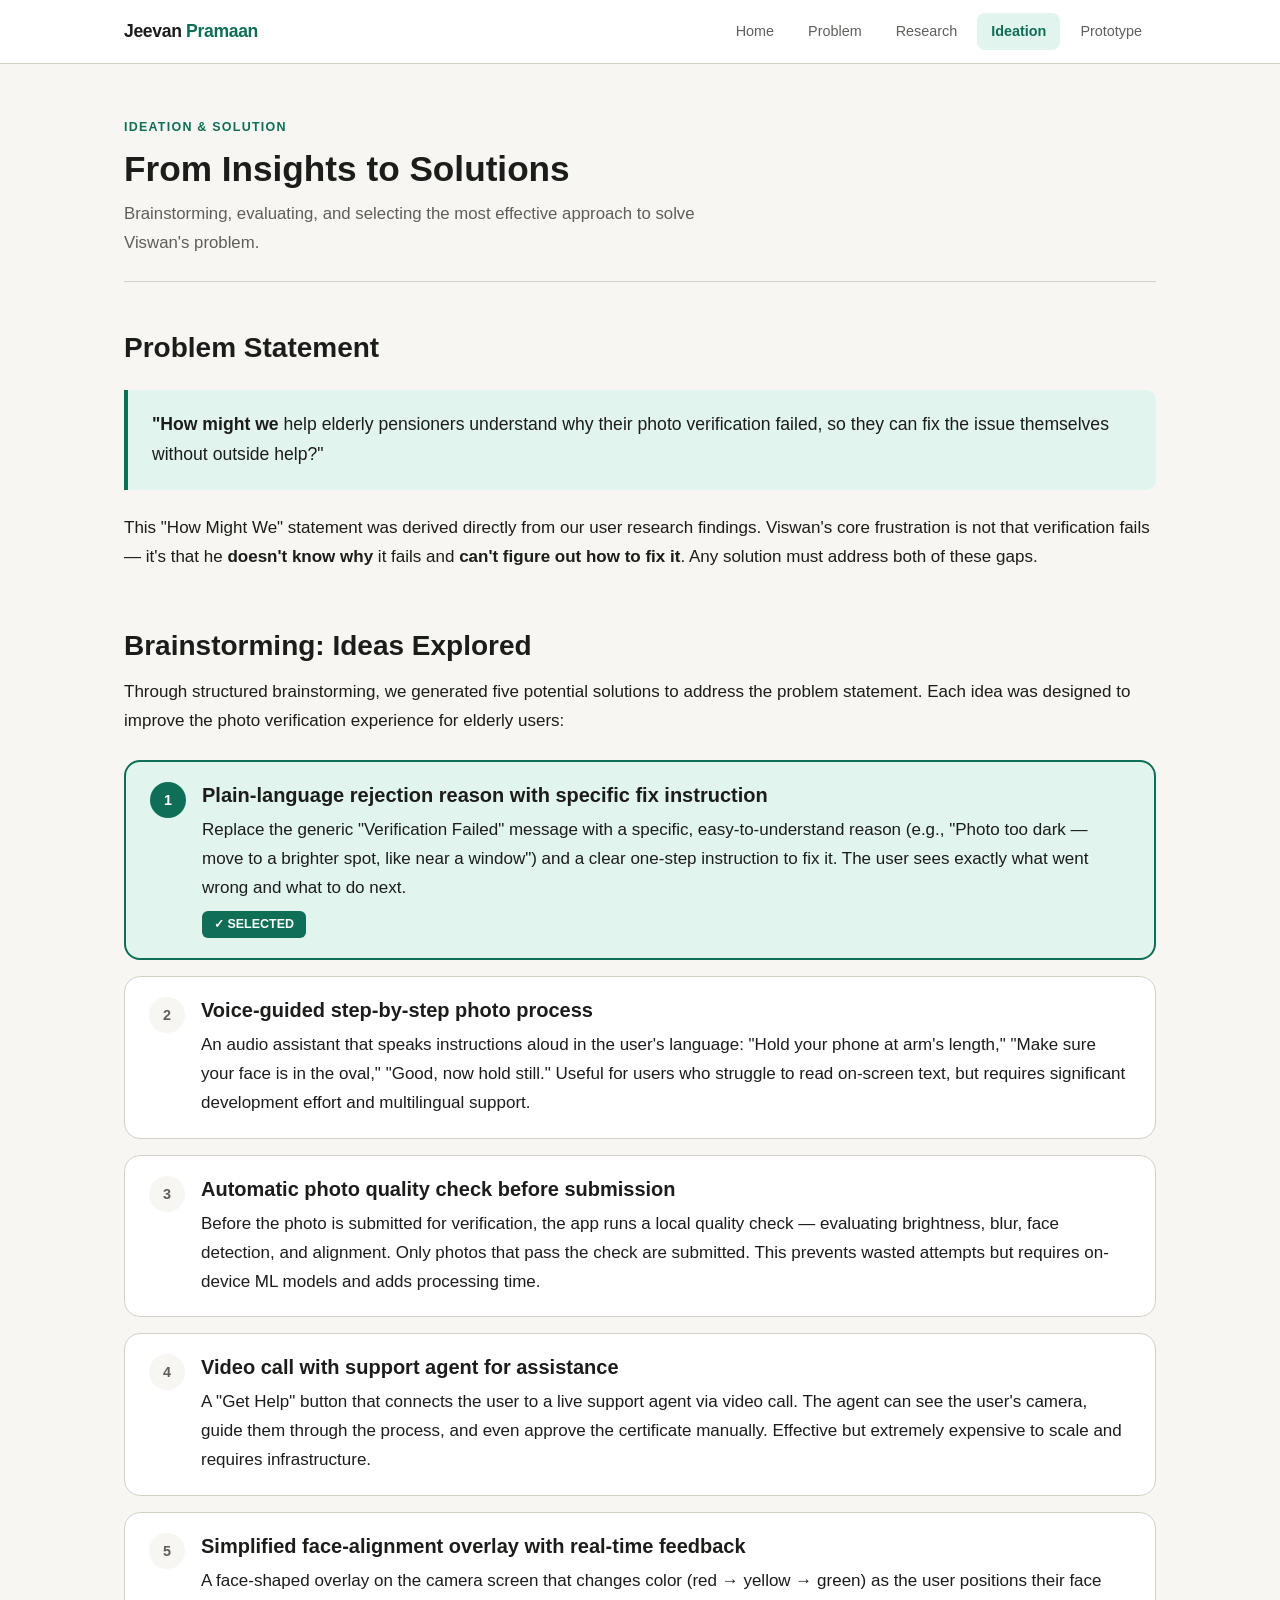
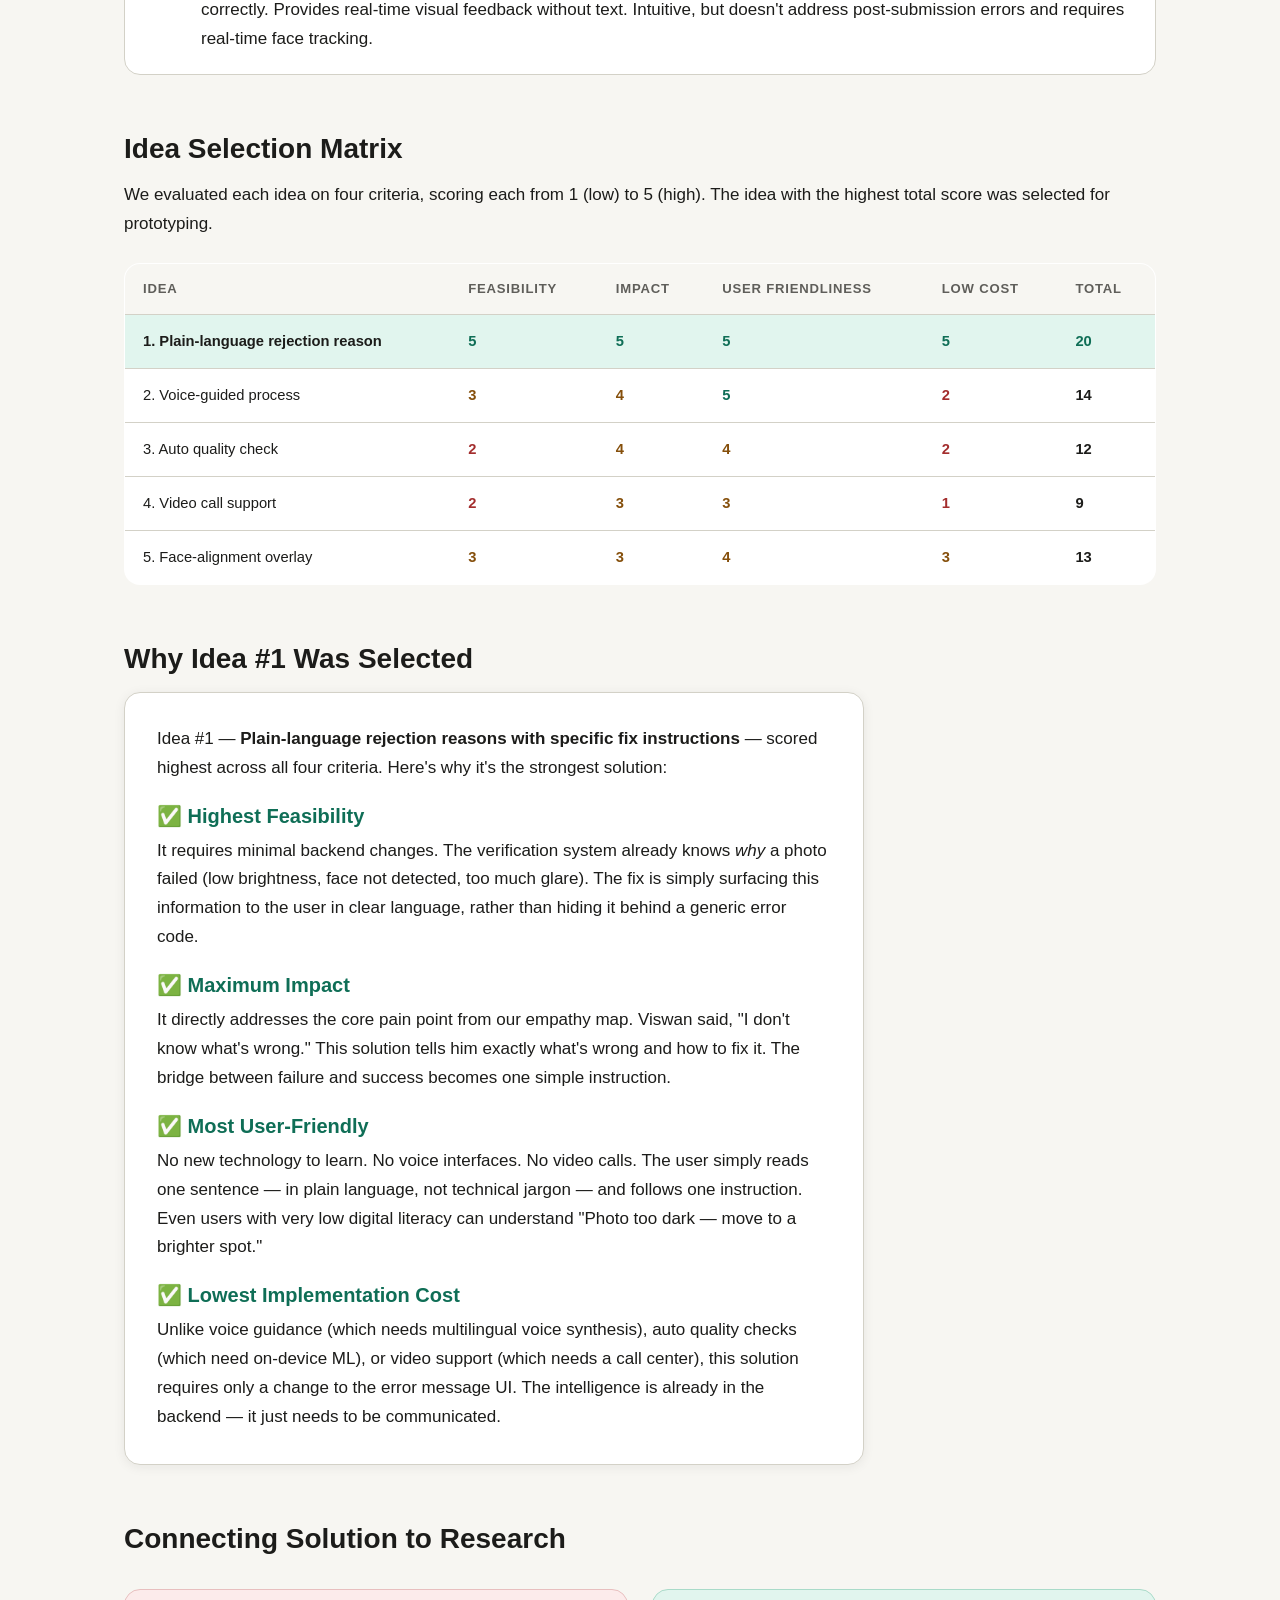
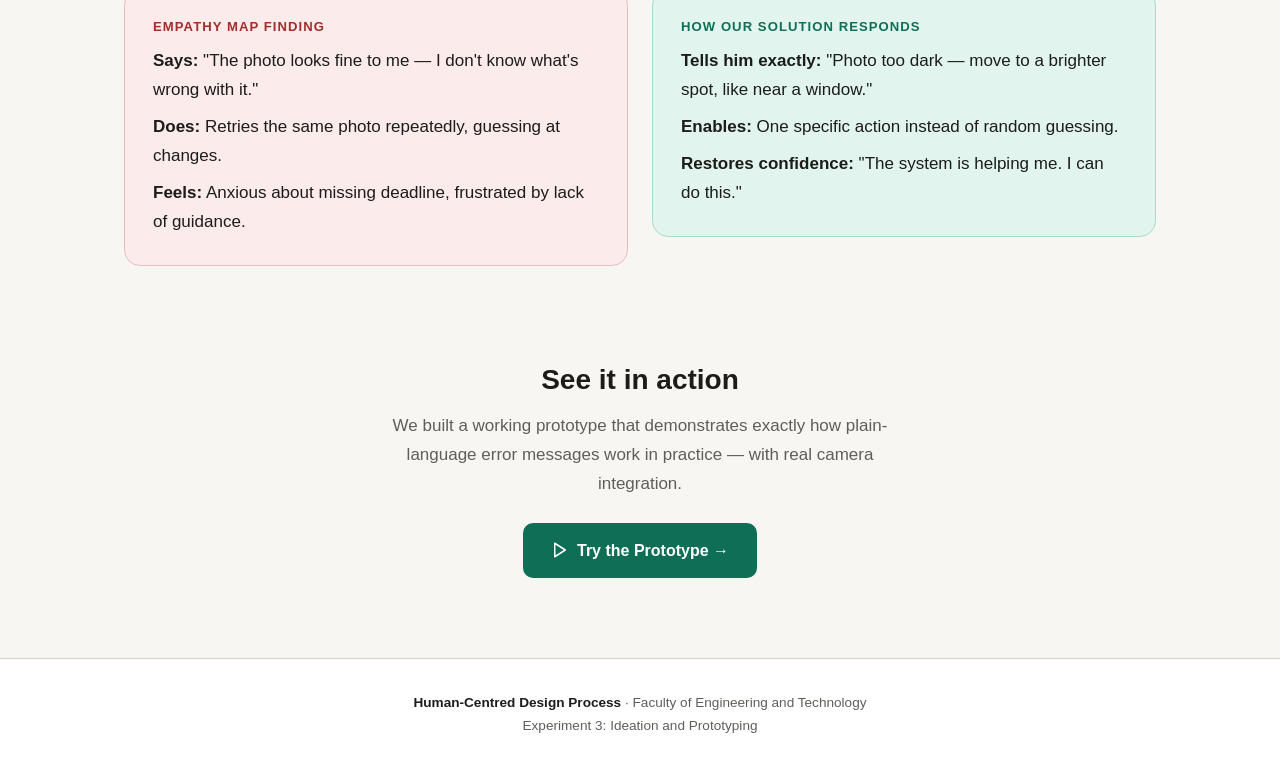
<file: ideation.html>
<!DOCTYPE html>
<html lang="en">
<head>
  <meta charset="UTF-8">
  <meta name="viewport" content="width=device-width, initial-scale=1.0">
  <title>Ideation &amp; Solution — Jeevan Pramaan</title>
  <link rel="stylesheet" href="style.css">
</head>
<body>

  <!-- Navigation -->
  <nav class="nav">
    <div class="nav-inner">
      <div class="nav-logo">Jeevan <span>Pramaan</span></div>
      <button class="nav-toggle" aria-label="Toggle navigation" onclick="document.querySelector('.nav-links').classList.toggle('open')">
        <span></span><span></span><span></span>
      </button>
      <ul class="nav-links">
        <li><a href="index.html">Home</a></li>
        <li><a href="problem.html">Problem</a></li>
        <li><a href="research.html">Research</a></li>
        <li><a href="ideation.html" class="active">Ideation</a></li>
        <li><a href="prototype.html">Prototype</a></li>
      </ul>
    </div>
  </nav>

  <main class="main">

    <!-- Page Header -->
    <div class="page-header">
      <span class="section-label">Ideation &amp; Solution</span>
      <h1>From Insights to Solutions</h1>
      <p>Brainstorming, evaluating, and selecting the most effective approach to solve Viswan's problem.</p>
    </div>

    <!-- Problem Statement (HMW) -->
    <section class="section">
      <h2>Problem Statement</h2>
      <div class="callout callout-green" style="font-size:1.1rem;">
        <strong>"How might we</strong> help elderly pensioners understand why their photo verification failed, so they can fix the issue themselves without outside help?"
      </div>
      <p>This "How Might We" statement was derived directly from our user research findings. Viswan's core frustration is not that verification fails — it's that he <strong>doesn't know why</strong> it fails and <strong>can't figure out how to fix it</strong>. Any solution must address both of these gaps.</p>
    </section>

    <!-- Brainstorming -->
    <section class="section">
      <h2>Brainstorming: Ideas Explored</h2>
      <p>Through structured brainstorming, we generated five potential solutions to address the problem statement. Each idea was designed to improve the photo verification experience for elderly users:</p>

      <ol class="idea-list">
        <li class="selected">
          <div class="idea-number">1</div>
          <div>
            <h3>Plain-language rejection reason with specific fix instruction</h3>
            <p>Replace the generic "Verification Failed" message with a specific, easy-to-understand reason (e.g., "Photo too dark — move to a brighter spot, like near a window") and a clear one-step instruction to fix it. The user sees exactly what went wrong and what to do next.</p>
            <span style="display:inline-block;margin-top:8px;background:var(--accent);color:#fff;padding:3px 12px;border-radius:6px;font-size:0.78rem;font-weight:600;">✓ SELECTED</span>
          </div>
        </li>
        <li>
          <div class="idea-number">2</div>
          <div>
            <h3>Voice-guided step-by-step photo process</h3>
            <p>An audio assistant that speaks instructions aloud in the user's language: "Hold your phone at arm's length," "Make sure your face is in the oval," "Good, now hold still." Useful for users who struggle to read on-screen text, but requires significant development effort and multilingual support.</p>
          </div>
        </li>
        <li>
          <div class="idea-number">3</div>
          <div>
            <h3>Automatic photo quality check before submission</h3>
            <p>Before the photo is submitted for verification, the app runs a local quality check — evaluating brightness, blur, face detection, and alignment. Only photos that pass the check are submitted. This prevents wasted attempts but requires on-device ML models and adds processing time.</p>
          </div>
        </li>
        <li>
          <div class="idea-number">4</div>
          <div>
            <h3>Video call with support agent for assistance</h3>
            <p>A "Get Help" button that connects the user to a live support agent via video call. The agent can see the user's camera, guide them through the process, and even approve the certificate manually. Effective but extremely expensive to scale and requires infrastructure.</p>
          </div>
        </li>
        <li>
          <div class="idea-number">5</div>
          <div>
            <h3>Simplified face-alignment overlay with real-time feedback</h3>
            <p>A face-shaped overlay on the camera screen that changes color (red → yellow → green) as the user positions their face correctly. Provides real-time visual feedback without text. Intuitive, but doesn't address post-submission errors and requires real-time face tracking.</p>
          </div>
        </li>
      </ol>
    </section>

    <!-- Idea Selection Matrix -->
    <section class="section">
      <h2>Idea Selection Matrix</h2>
      <p>We evaluated each idea on four criteria, scoring each from 1 (low) to 5 (high). The idea with the highest total score was selected for prototyping.</p>

      <div style="overflow-x:auto;">
        <table class="styled-table">
          <thead>
            <tr>
              <th>Idea</th>
              <th>Feasibility</th>
              <th>Impact</th>
              <th>User Friendliness</th>
              <th>Low Cost</th>
              <th>Total</th>
            </tr>
          </thead>
          <tbody>
            <tr class="highlight-row">
              <td><strong>1. Plain-language rejection reason</strong></td>
              <td><span class="score-high">5</span></td>
              <td><span class="score-high">5</span></td>
              <td><span class="score-high">5</span></td>
              <td><span class="score-high">5</span></td>
              <td><strong class="score-high">20</strong></td>
            </tr>
            <tr>
              <td>2. Voice-guided process</td>
              <td><span class="score-mid">3</span></td>
              <td><span class="score-mid">4</span></td>
              <td><span class="score-high">5</span></td>
              <td><span class="score-low">2</span></td>
              <td><strong>14</strong></td>
            </tr>
            <tr>
              <td>3. Auto quality check</td>
              <td><span class="score-low">2</span></td>
              <td><span class="score-mid">4</span></td>
              <td><span class="score-mid">4</span></td>
              <td><span class="score-low">2</span></td>
              <td><strong>12</strong></td>
            </tr>
            <tr>
              <td>4. Video call support</td>
              <td><span class="score-low">2</span></td>
              <td><span class="score-mid">3</span></td>
              <td><span class="score-mid">3</span></td>
              <td><span class="score-low">1</span></td>
              <td><strong>9</strong></td>
            </tr>
            <tr>
              <td>5. Face-alignment overlay</td>
              <td><span class="score-mid">3</span></td>
              <td><span class="score-mid">3</span></td>
              <td><span class="score-mid">4</span></td>
              <td><span class="score-mid">3</span></td>
              <td><strong>13</strong></td>
            </tr>
          </tbody>
        </table>
      </div>
    </section>

    <!-- Why Idea 1 -->
    <section class="section">
      <h2>Why Idea #1 Was Selected</h2>
      <div class="card" style="max-width:740px;">
        <p>Idea #1 — <strong>Plain-language rejection reasons with specific fix instructions</strong> — scored highest across all four criteria. Here's why it's the strongest solution:</p>

        <div style="margin-top:20px;">
          <h3 style="color:var(--accent);">✅ Highest Feasibility</h3>
          <p>It requires minimal backend changes. The verification system already knows <em>why</em> a photo failed (low brightness, face not detected, too much glare). The fix is simply surfacing this information to the user in clear language, rather than hiding it behind a generic error code.</p>
        </div>

        <div style="margin-top:20px;">
          <h3 style="color:var(--accent);">✅ Maximum Impact</h3>
          <p>It directly addresses the core pain point from our empathy map. Viswan said, "I don't know what's wrong." This solution tells him exactly what's wrong and how to fix it. The bridge between failure and success becomes one simple instruction.</p>
        </div>

        <div style="margin-top:20px;">
          <h3 style="color:var(--accent);">✅ Most User-Friendly</h3>
          <p>No new technology to learn. No voice interfaces. No video calls. The user simply reads one sentence — in plain language, not technical jargon — and follows one instruction. Even users with very low digital literacy can understand "Photo too dark — move to a brighter spot."</p>
        </div>

        <div style="margin-top:20px;">
          <h3 style="color:var(--accent);">✅ Lowest Implementation Cost</h3>
          <p>Unlike voice guidance (which needs multilingual voice synthesis), auto quality checks (which need on-device ML), or video support (which needs a call center), this solution requires only a change to the error message UI. The intelligence is already in the backend — it just needs to be communicated.</p>
        </div>
      </div>
    </section>

    <!-- Connection to Empathy Map -->
    <section class="section">
      <h2>Connecting Solution to Research</h2>
      <div class="comparison">
        <div class="comparison-card before">
          <h4>Empathy Map Finding</h4>
          <p><strong>Says:</strong> "The photo looks fine to me — I don't know what's wrong with it."</p>
          <p style="margin-top:8px"><strong>Does:</strong> Retries the same photo repeatedly, guessing at changes.</p>
          <p style="margin-top:8px"><strong>Feels:</strong> Anxious about missing deadline, frustrated by lack of guidance.</p>
        </div>
        <div class="comparison-card after">
          <h4>How Our Solution Responds</h4>
          <p><strong>Tells him exactly:</strong> "Photo too dark — move to a brighter spot, like near a window."</p>
          <p style="margin-top:8px"><strong>Enables:</strong> One specific action instead of random guessing.</p>
          <p style="margin-top:8px"><strong>Restores confidence:</strong> "The system is helping me. I can do this."</p>
        </div>
      </div>
    </section>

    <!-- CTA -->
    <section style="text-align:center;padding:40px 0 0;">
      <h2>See it in action</h2>
      <p style="color:var(--muted);margin-bottom:24px;max-width:500px;margin-left:auto;margin-right:auto;">We built a working prototype that demonstrates exactly how plain-language error messages work in practice — with real camera integration.</p>
      <a href="prototype.html" class="btn btn-primary">
        <svg width="18" height="18" fill="none" stroke="currentColor" stroke-width="2" stroke-linecap="round" stroke-linejoin="round" viewBox="0 0 24 24"><polygon points="5 3 19 12 5 21 5 3"/></svg>
        Try the Prototype →
      </a>
    </section>

  </main>

  <!-- Footer -->
  <footer class="footer">
    <strong>Human-Centred Design Process</strong> · Faculty of Engineering and Technology<br>
    Experiment 3: Ideation and Prototyping
  </footer>

</body>
</html>
</file>
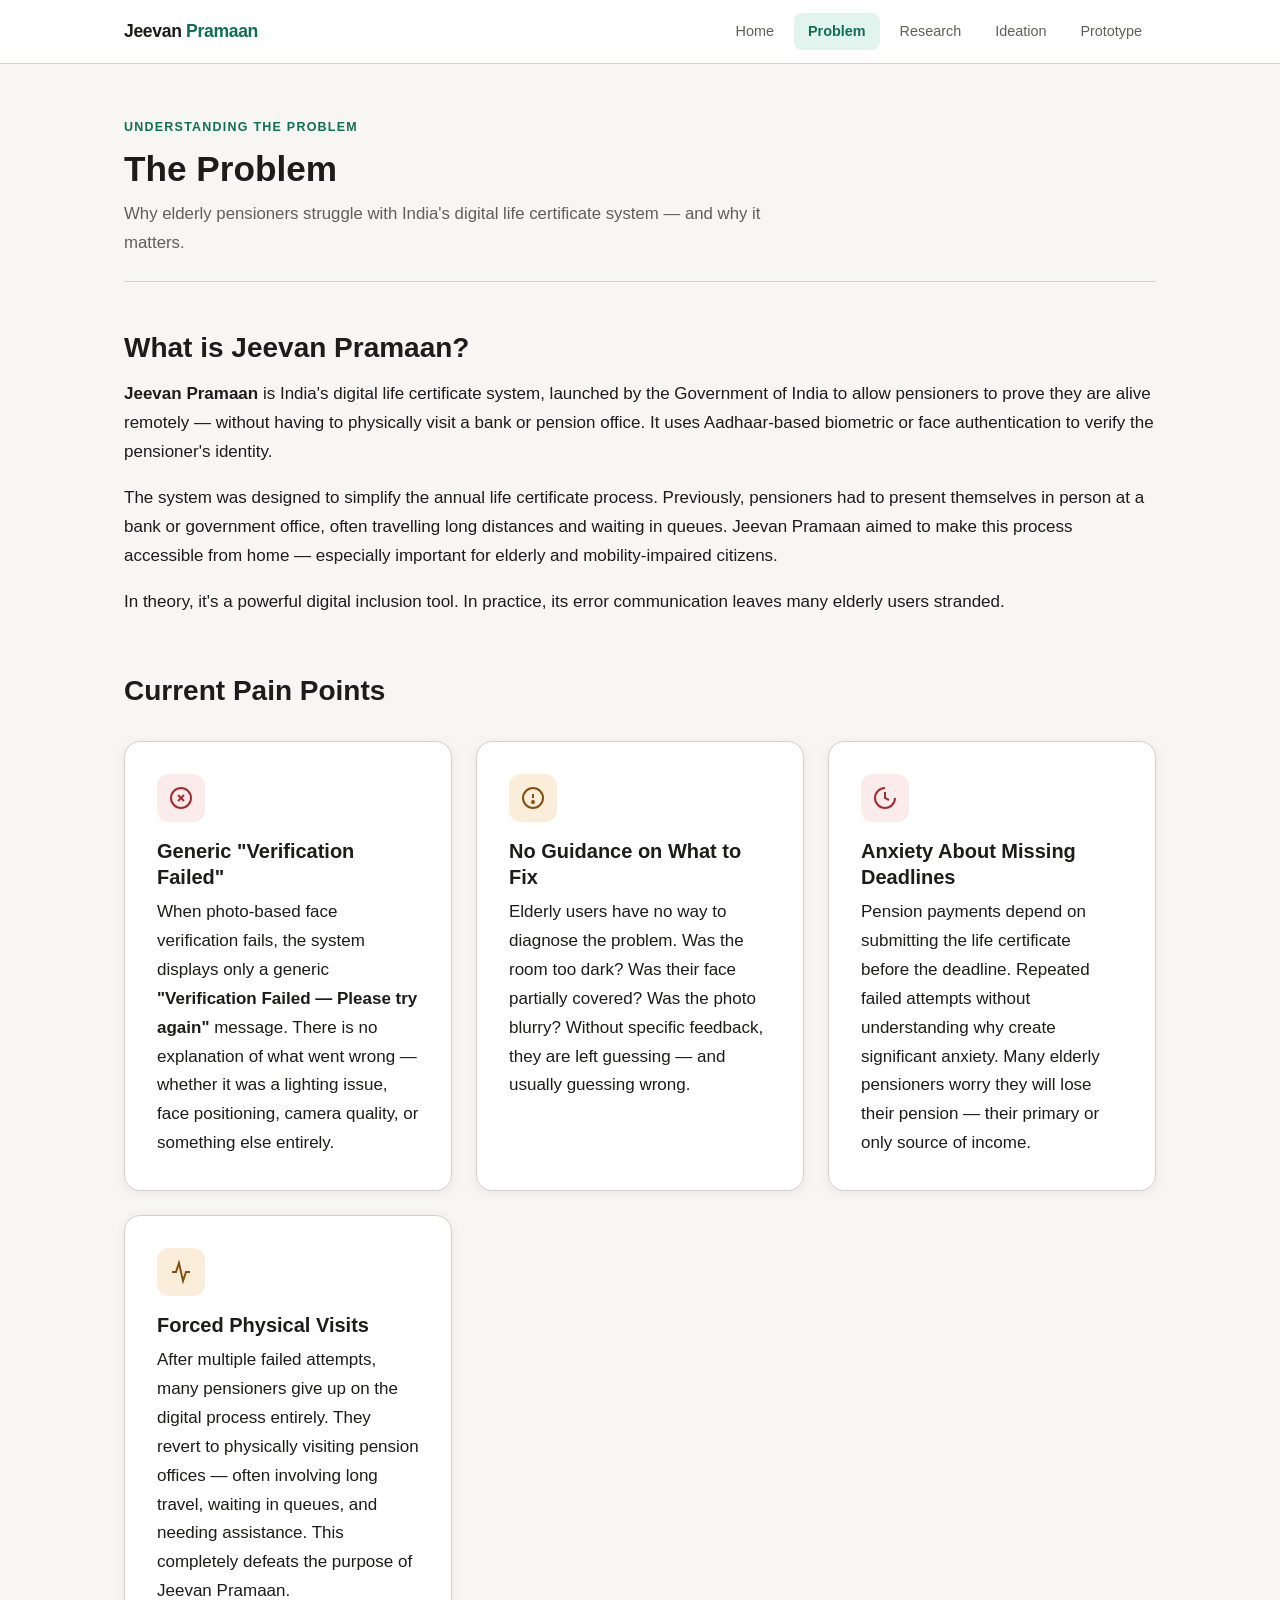
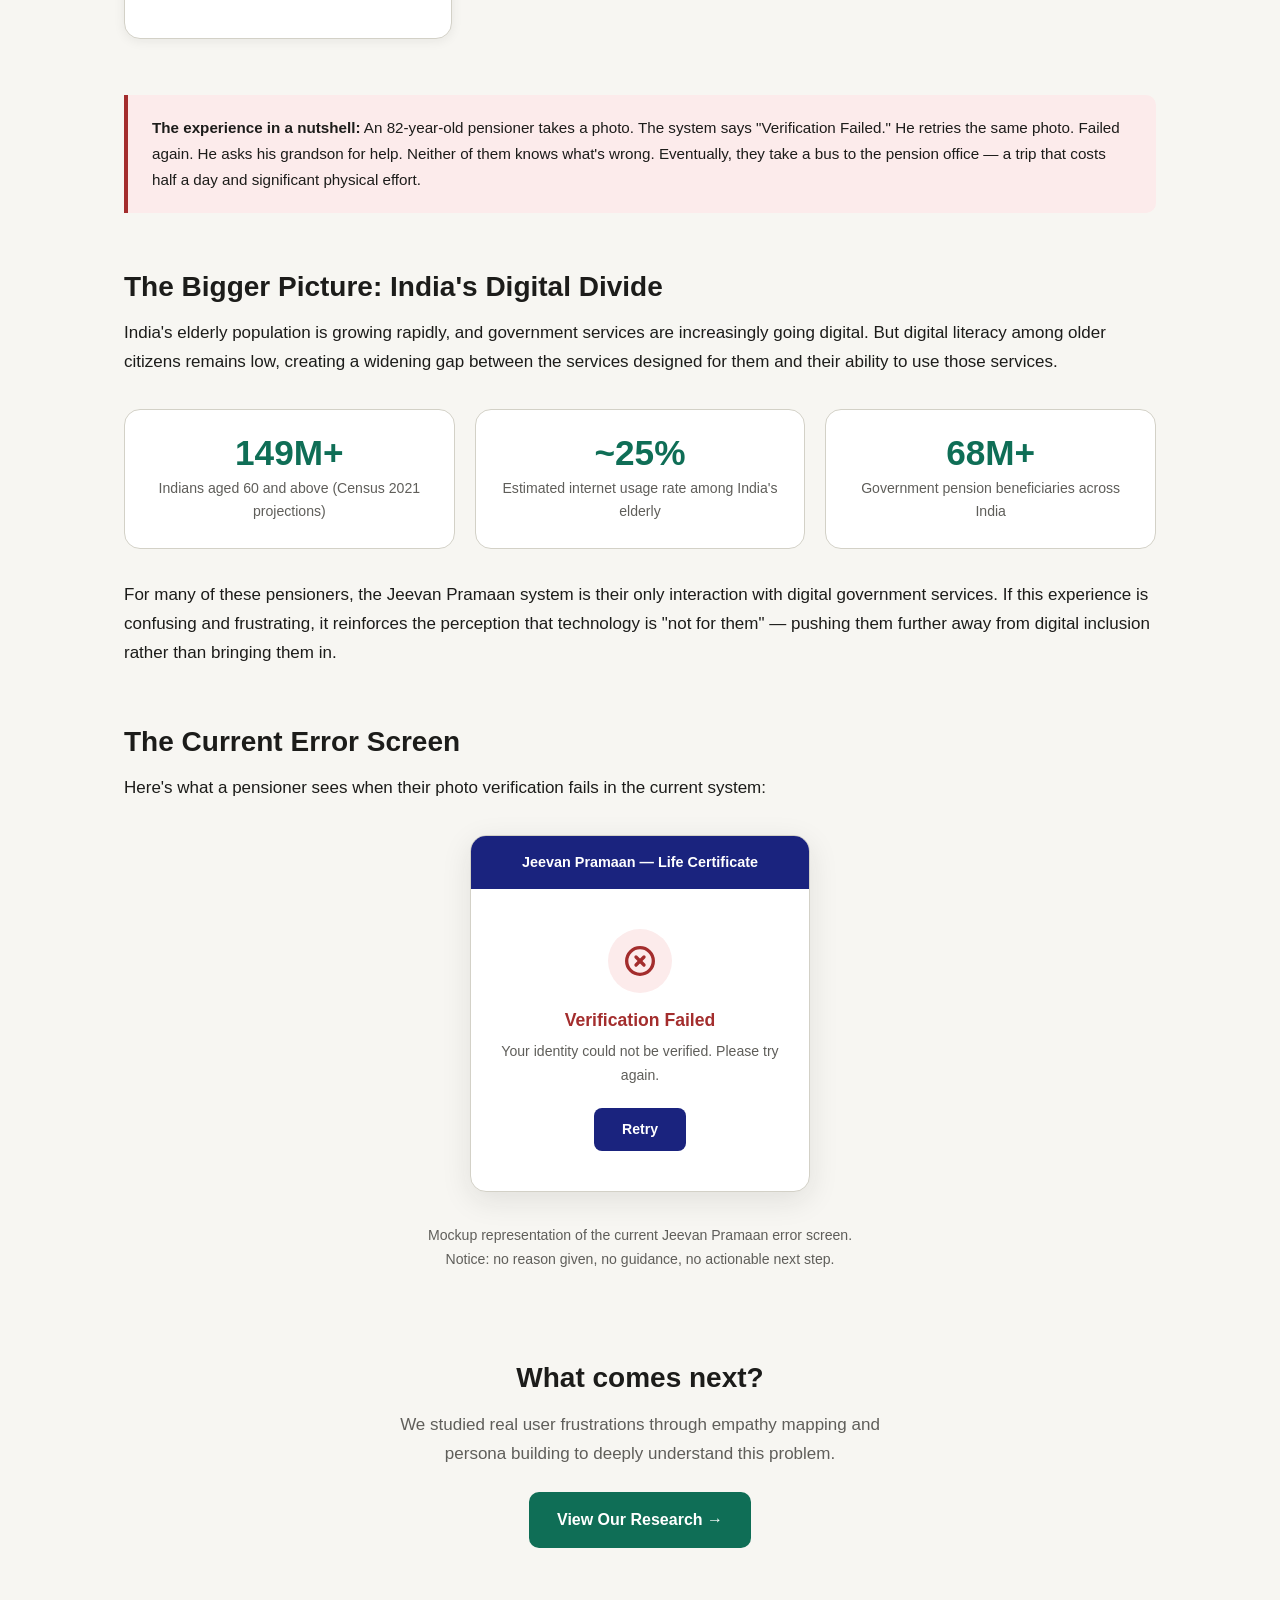
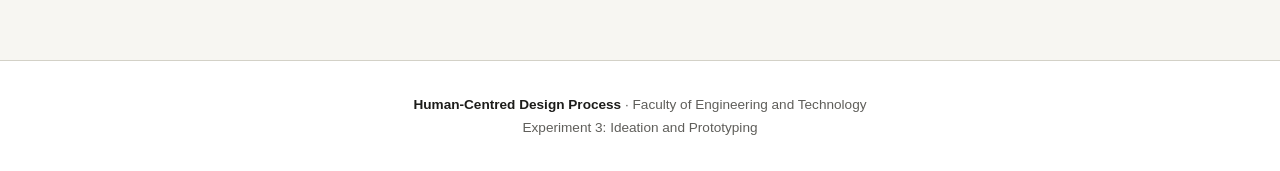
<file: problem.html>
<!DOCTYPE html>
<html lang="en">
<head>
  <meta charset="UTF-8">
  <meta name="viewport" content="width=device-width, initial-scale=1.0">
  <title>The Problem — Jeevan Pramaan</title>
  <link rel="stylesheet" href="style.css">
</head>
<body>

  <!-- Navigation -->
  <nav class="nav">
    <div class="nav-inner">
      <div class="nav-logo">Jeevan <span>Pramaan</span></div>
      <button class="nav-toggle" aria-label="Toggle navigation" onclick="document.querySelector('.nav-links').classList.toggle('open')">
        <span></span><span></span><span></span>
      </button>
      <ul class="nav-links">
        <li><a href="index.html">Home</a></li>
        <li><a href="problem.html" class="active">Problem</a></li>
        <li><a href="research.html">Research</a></li>
        <li><a href="ideation.html">Ideation</a></li>
        <li><a href="prototype.html">Prototype</a></li>
      </ul>
    </div>
  </nav>

  <main class="main">

    <!-- Page Header -->
    <div class="page-header">
      <span class="section-label">Understanding the Problem</span>
      <h1>The Problem</h1>
      <p>Why elderly pensioners struggle with India's digital life certificate system — and why it matters.</p>
    </div>

    <!-- What is Jeevan Pramaan -->
    <section class="section">
      <h2>What is Jeevan Pramaan?</h2>
      <p><strong>Jeevan Pramaan</strong> is India's digital life certificate system, launched by the Government of India to allow pensioners to prove they are alive remotely — without having to physically visit a bank or pension office. It uses Aadhaar-based biometric or face authentication to verify the pensioner's identity.</p>
      <p>The system was designed to simplify the annual life certificate process. Previously, pensioners had to present themselves in person at a bank or government office, often travelling long distances and waiting in queues. Jeevan Pramaan aimed to make this process accessible from home — especially important for elderly and mobility-impaired citizens.</p>
      <p>In theory, it's a powerful digital inclusion tool. In practice, its error communication leaves many elderly users stranded.</p>
    </section>

    <!-- Pain Points -->
    <section class="section">
      <h2>Current Pain Points</h2>
      <div class="card-grid">
        <div class="card">
          <div class="feature-icon fi-red">
            <svg width="24" height="24" fill="none" stroke="var(--red)" stroke-width="2" viewBox="0 0 24 24"><circle cx="12" cy="12" r="10"/><line x1="15" y1="9" x2="9" y2="15"/><line x1="9" y1="9" x2="15" y2="15"/></svg>
          </div>
          <h3>Generic "Verification Failed"</h3>
          <p>When photo-based face verification fails, the system displays only a generic <strong>"Verification Failed — Please try again"</strong> message. There is no explanation of what went wrong — whether it was a lighting issue, face positioning, camera quality, or something else entirely.</p>
        </div>
        <div class="card">
          <div class="feature-icon fi-amber">
            <svg width="24" height="24" fill="none" stroke="var(--amber)" stroke-width="2" viewBox="0 0 24 24"><circle cx="12" cy="12" r="10"/><path d="M12 8v4"/><circle cx="12" cy="16" r="1" fill="var(--amber)"/></svg>
          </div>
          <h3>No Guidance on What to Fix</h3>
          <p>Elderly users have no way to diagnose the problem. Was the room too dark? Was their face partially covered? Was the photo blurry? Without specific feedback, they are left guessing — and usually guessing wrong.</p>
        </div>
        <div class="card">
          <div class="feature-icon fi-red">
            <svg width="24" height="24" fill="none" stroke="var(--red)" stroke-width="2" viewBox="0 0 24 24"><path d="M12 2a10 10 0 1 0 10 10"/><path d="M12 6v6l4 2"/></svg>
          </div>
          <h3>Anxiety About Missing Deadlines</h3>
          <p>Pension payments depend on submitting the life certificate before the deadline. Repeated failed attempts without understanding why create significant anxiety. Many elderly pensioners worry they will lose their pension — their primary or only source of income.</p>
        </div>
        <div class="card">
          <div class="feature-icon fi-amber">
            <svg width="24" height="24" fill="none" stroke="var(--amber)" stroke-width="2" viewBox="0 0 24 24"><path d="M3 12h4l3-9 4 18 3-9h4"/></svg>
          </div>
          <h3>Forced Physical Visits</h3>
          <p>After multiple failed attempts, many pensioners give up on the digital process entirely. They revert to physically visiting pension offices — often involving long travel, waiting in queues, and needing assistance. This completely defeats the purpose of Jeevan Pramaan.</p>
        </div>
      </div>
    </section>

    <!-- The User's Experience -->
    <section class="section">
      <div class="callout callout-red">
        <strong>The experience in a nutshell:</strong> An 82-year-old pensioner takes a photo. The system says "Verification Failed." He retries the same photo. Failed again. He asks his grandson for help. Neither of them knows what's wrong. Eventually, they take a bus to the pension office — a trip that costs half a day and significant physical effort.
      </div>
    </section>

    <!-- Context & Statistics -->
    <section class="section">
      <h2>The Bigger Picture: India's Digital Divide</h2>
      <p>India's elderly population is growing rapidly, and government services are increasingly going digital. But digital literacy among older citizens remains low, creating a widening gap between the services designed for them and their ability to use those services.</p>
      <div class="stats-row">
        <div class="stat-card">
          <div class="stat-number">149M+</div>
          <div class="stat-label">Indians aged 60 and above (Census 2021 projections)</div>
        </div>
        <div class="stat-card">
          <div class="stat-number">~25%</div>
          <div class="stat-label">Estimated internet usage rate among India's elderly</div>
        </div>
        <div class="stat-card">
          <div class="stat-number">68M+</div>
          <div class="stat-label">Government pension beneficiaries across India</div>
        </div>
      </div>
      <p>For many of these pensioners, the Jeevan Pramaan system is their only interaction with digital government services. If this experience is confusing and frustrating, it reinforces the perception that technology is "not for them" — pushing them further away from digital inclusion rather than bringing them in.</p>
    </section>

    <!-- Old Version Mockup -->
    <section class="section">
      <h2>The Current Error Screen</h2>
      <p>Here's what a pensioner sees when their photo verification fails in the current system:</p>
      <div class="old-screen">
        <div class="old-screen-header">Jeevan Pramaan — Life Certificate</div>
        <div class="old-screen-body">
          <div class="old-screen-icon">
            <svg width="32" height="32" fill="none" stroke="var(--red)" stroke-width="2.5" stroke-linecap="round" viewBox="0 0 24 24">
              <circle cx="12" cy="12" r="10"/>
              <line x1="15" y1="9" x2="9" y2="15"/>
              <line x1="9" y1="9" x2="15" y2="15"/>
            </svg>
          </div>
          <h4>Verification Failed</h4>
          <p>Your identity could not be verified. Please try again.</p>
          <span class="old-screen-btn">Retry</span>
        </div>
      </div>
      <p style="text-align:center;color:var(--muted);font-size:0.88rem;margin-top:16px;">
        Mockup representation of the current Jeevan Pramaan error screen.<br>
        Notice: no reason given, no guidance, no actionable next step.
      </p>
    </section>

    <!-- What's Next -->
    <section style="text-align:center;padding:32px 0;">
      <h2>What comes next?</h2>
      <p style="color:var(--muted);margin-bottom:24px;max-width:500px;margin-left:auto;margin-right:auto;">We studied real user frustrations through empathy mapping and persona building to deeply understand this problem.</p>
      <a href="research.html" class="btn btn-primary">View Our Research →</a>
    </section>

  </main>

  <!-- Footer -->
  <footer class="footer">
    <strong>Human-Centred Design Process</strong> · Faculty of Engineering and Technology<br>
    Experiment 3: Ideation and Prototyping
  </footer>

</body>
</html>
</file>
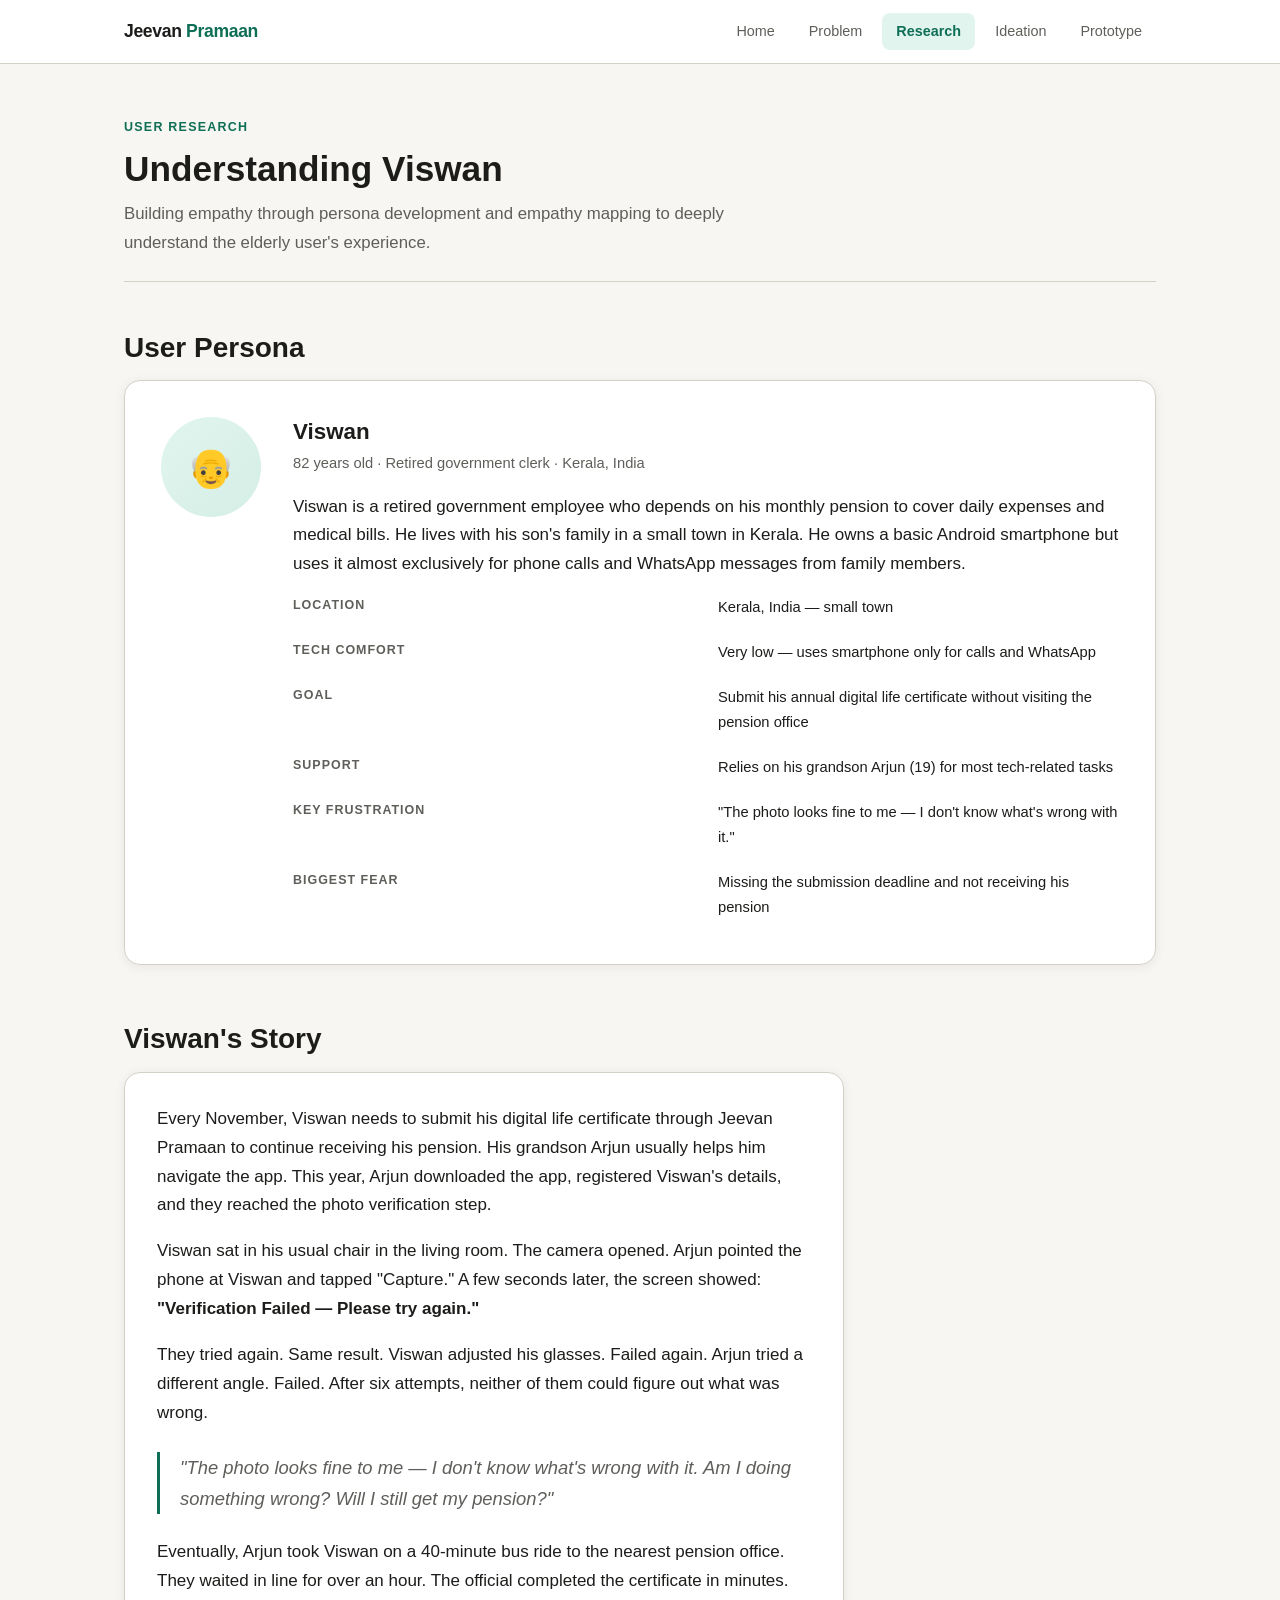
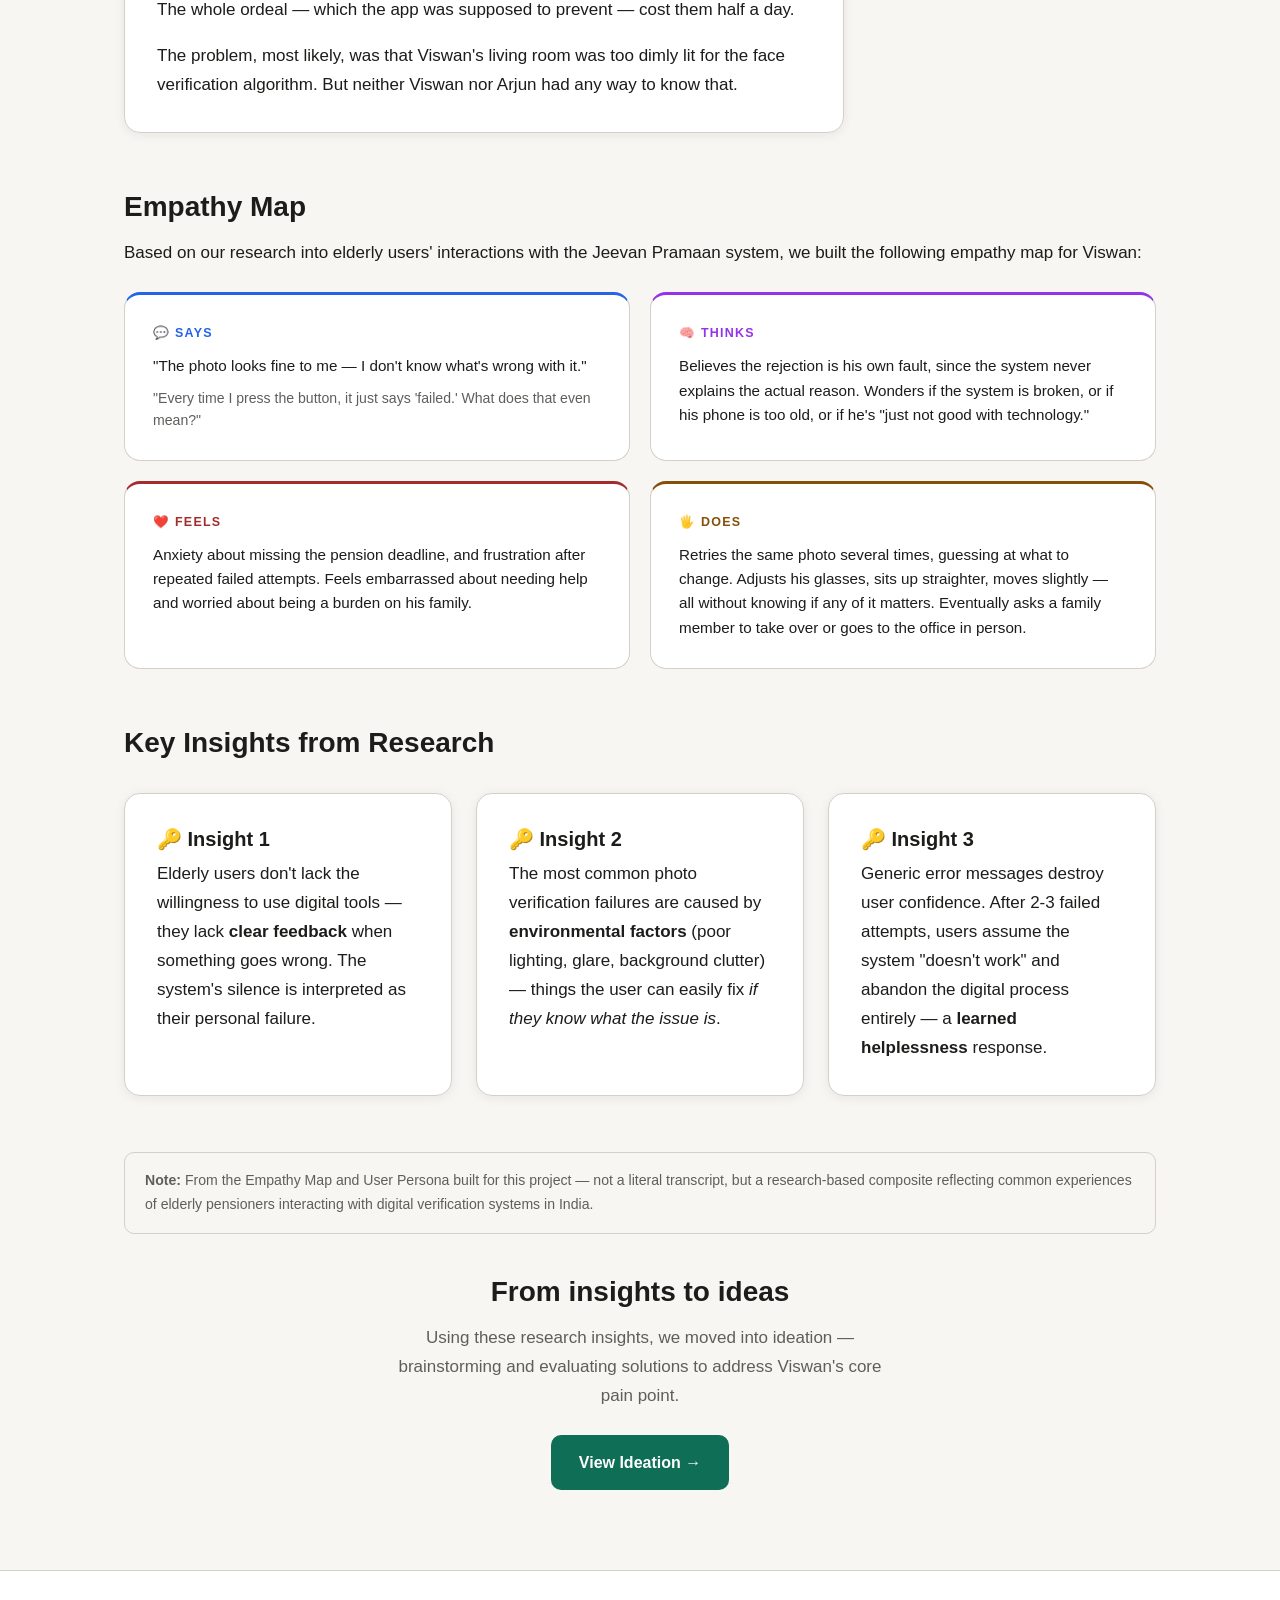
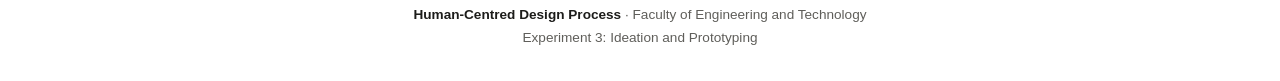
<file: research.html>
<!DOCTYPE html>
<html lang="en">
<head>
  <meta charset="UTF-8">
  <meta name="viewport" content="width=device-width, initial-scale=1.0">
  <title>User Research — Jeevan Pramaan</title>
  <link rel="stylesheet" href="style.css">
</head>
<body>

  <!-- Navigation -->
  <nav class="nav">
    <div class="nav-inner">
      <div class="nav-logo">Jeevan <span>Pramaan</span></div>
      <button class="nav-toggle" aria-label="Toggle navigation" onclick="document.querySelector('.nav-links').classList.toggle('open')">
        <span></span><span></span><span></span>
      </button>
      <ul class="nav-links">
        <li><a href="index.html">Home</a></li>
        <li><a href="problem.html">Problem</a></li>
        <li><a href="research.html" class="active">Research</a></li>
        <li><a href="ideation.html">Ideation</a></li>
        <li><a href="prototype.html">Prototype</a></li>
      </ul>
    </div>
  </nav>

  <main class="main">

    <!-- Page Header -->
    <div class="page-header">
      <span class="section-label">User Research</span>
      <h1>Understanding Viswan</h1>
      <p>Building empathy through persona development and empathy mapping to deeply understand the elderly user's experience.</p>
    </div>

    <!-- User Persona -->
    <section class="section">
      <h2>User Persona</h2>
      <div class="persona-card">
        <div class="persona-avatar">👴</div>
        <div class="persona-details">
          <h3>Viswan</h3>
          <p class="persona-age">82 years old · Retired government clerk · Kerala, India</p>
          <p>Viswan is a retired government employee who depends on his monthly pension to cover daily expenses and medical bills. He lives with his son's family in a small town in Kerala. He owns a basic Android smartphone but uses it almost exclusively for phone calls and WhatsApp messages from family members.</p>
          <dl class="persona-meta">
            <dt>Location</dt>
            <dd>Kerala, India — small town</dd>
            <dt>Tech Comfort</dt>
            <dd>Very low — uses smartphone only for calls and WhatsApp</dd>
            <dt>Goal</dt>
            <dd>Submit his annual digital life certificate without visiting the pension office</dd>
            <dt>Support</dt>
            <dd>Relies on his grandson Arjun (19) for most tech-related tasks</dd>
            <dt>Key Frustration</dt>
            <dd>"The photo looks fine to me — I don't know what's wrong with it."</dd>
            <dt>Biggest Fear</dt>
            <dd>Missing the submission deadline and not receiving his pension</dd>
          </dl>
        </div>
      </div>
    </section>

    <!-- Viswan's Story -->
    <section class="section">
      <h2>Viswan's Story</h2>
      <div class="card" style="max-width:720px;">
        <p>Every November, Viswan needs to submit his digital life certificate through Jeevan Pramaan to continue receiving his pension. His grandson Arjun usually helps him navigate the app. This year, Arjun downloaded the app, registered Viswan's details, and they reached the photo verification step.</p>
        <p>Viswan sat in his usual chair in the living room. The camera opened. Arjun pointed the phone at Viswan and tapped "Capture." A few seconds later, the screen showed: <strong>"Verification Failed — Please try again."</strong></p>
        <p>They tried again. Same result. Viswan adjusted his glasses. Failed again. Arjun tried a different angle. Failed. After six attempts, neither of them could figure out what was wrong.</p>
        <div class="quote">
          "The photo looks fine to me — I don't know what's wrong with it. Am I doing something wrong? Will I still get my pension?"
        </div>
        <p>Eventually, Arjun took Viswan on a 40-minute bus ride to the nearest pension office. They waited in line for over an hour. The official completed the certificate in minutes. The whole ordeal — which the app was supposed to prevent — cost them half a day.</p>
        <p>The problem, most likely, was that Viswan's living room was too dimly lit for the face verification algorithm. But neither Viswan nor Arjun had any way to know that.</p>
      </div>
    </section>

    <!-- Empathy Map -->
    <section class="section">
      <h2>Empathy Map</h2>
      <p>Based on our research into elderly users' interactions with the Jeevan Pramaan system, we built the following empathy map for Viswan:</p>

      <div class="empathy-grid">
        <!-- Says -->
        <div class="empathy-quadrant">
          <div class="eq-label">💬 Says</div>
          <p>"The photo looks fine to me — I don't know what's wrong with it."</p>
          <p style="margin-top:8px;font-size:0.88rem;color:var(--muted);">"Every time I press the button, it just says 'failed.' What does that even mean?"</p>
        </div>

        <!-- Thinks -->
        <div class="empathy-quadrant">
          <div class="eq-label">🧠 Thinks</div>
          <p>Believes the rejection is his own fault, since the system never explains the actual reason. Wonders if the system is broken, or if his phone is too old, or if he's "just not good with technology."</p>
        </div>

        <!-- Feels -->
        <div class="empathy-quadrant">
          <div class="eq-label">❤️ Feels</div>
          <p>Anxiety about missing the pension deadline, and frustration after repeated failed attempts. Feels embarrassed about needing help and worried about being a burden on his family.</p>
        </div>

        <!-- Does -->
        <div class="empathy-quadrant">
          <div class="eq-label">🖐️ Does</div>
          <p>Retries the same photo several times, guessing at what to change. Adjusts his glasses, sits up straighter, moves slightly — all without knowing if any of it matters. Eventually asks a family member to take over or goes to the office in person.</p>
        </div>
      </div>
    </section>

    <!-- Key Insights -->
    <section class="section">
      <h2>Key Insights from Research</h2>
      <div class="card-grid" style="grid-template-columns:repeat(auto-fit,minmax(240px,1fr));">
        <div class="card">
          <h3>🔑 Insight 1</h3>
          <p>Elderly users don't lack the willingness to use digital tools — they lack <strong>clear feedback</strong> when something goes wrong. The system's silence is interpreted as their personal failure.</p>
        </div>
        <div class="card">
          <h3>🔑 Insight 2</h3>
          <p>The most common photo verification failures are caused by <strong>environmental factors</strong> (poor lighting, glare, background clutter) — things the user can easily fix <em>if they know what the issue is</em>.</p>
        </div>
        <div class="card">
          <h3>🔑 Insight 3</h3>
          <p>Generic error messages destroy user confidence. After 2-3 failed attempts, users assume the system "doesn't work" and abandon the digital process entirely — a <strong>learned helplessness</strong> response.</p>
        </div>
      </div>
    </section>

    <!-- Note -->
    <div class="note">
      <strong>Note:</strong> From the Empathy Map and User Persona built for this project — not a literal transcript, but a research-based composite reflecting common experiences of elderly pensioners interacting with digital verification systems in India.
    </div>

    <!-- CTA -->
    <section style="text-align:center;padding:40px 0 0;">
      <h2>From insights to ideas</h2>
      <p style="color:var(--muted);margin-bottom:24px;max-width:500px;margin-left:auto;margin-right:auto;">Using these research insights, we moved into ideation — brainstorming and evaluating solutions to address Viswan's core pain point.</p>
      <a href="ideation.html" class="btn btn-primary">View Ideation →</a>
    </section>

  </main>

  <!-- Footer -->
  <footer class="footer">
    <strong>Human-Centred Design Process</strong> · Faculty of Engineering and Technology<br>
    Experiment 3: Ideation and Prototyping
  </footer>

</body>
</html>
</file>
<file: style.css>
/* ============================================
   Jeevan Pramaan — Shared Stylesheet
   Human-Centred Design Process Project
   ============================================ */

:root {
  --ink: #1c1c1a;
  --muted: #5f5e5a;
  --bg: #f7f6f2;
  --card: #ffffff;
  --accent: #0f6e56;
  --accent-light: #e1f5ee;
  --red: #a32d2d;
  --red-bg: #fcebeb;
  --green: #0f6e56;
  --green-bg: #e1f5ee;
  --amber: #854f0b;
  --amber-bg: #faeeda;
  --border: #d3d1c7;
  --shadow: 0 2px 12px rgba(28, 28, 26, 0.07);
  --shadow-lg: 0 8px 30px rgba(28, 28, 26, 0.10);
  --radius: 16px;
  --radius-sm: 10px;
  --font: -apple-system, "Segoe UI", Roboto, Helvetica, Arial, sans-serif;
  --max-width: 1080px;
  --nav-height: 64px;
}

/* ---------- Reset & Base ---------- */
*,
*::before,
*::after {
  margin: 0;
  padding: 0;
  box-sizing: border-box;
}

html {
  scroll-behavior: smooth;
  -webkit-text-size-adjust: 100%;
}

body {
  font-family: var(--font);
  font-size: 17px;
  line-height: 1.7;
  color: var(--ink);
  background: var(--bg);
  min-height: 100vh;
  display: flex;
  flex-direction: column;
}

img {
  max-width: 100%;
  display: block;
}

a {
  color: var(--accent);
  text-decoration: none;
  transition: color 0.2s;
}

a:hover {
  color: #0a5441;
}

h1, h2, h3, h4 {
  line-height: 1.3;
  font-weight: 700;
  color: var(--ink);
}

h1 { font-size: 2.4rem; }
h2 { font-size: 1.75rem; margin-bottom: 0.5em; }
h3 { font-size: 1.25rem; margin-bottom: 0.4em; }

p + p { margin-top: 1em; }

/* ---------- Navigation ---------- */
.nav {
  position: sticky;
  top: 0;
  z-index: 100;
  background: var(--card);
  border-bottom: 1px solid var(--border);
  height: var(--nav-height);
  display: flex;
  align-items: center;
  backdrop-filter: blur(12px);
  -webkit-backdrop-filter: blur(12px);
}

.nav-inner {
  max-width: var(--max-width);
  width: 100%;
  margin: 0 auto;
  padding: 0 24px;
  display: flex;
  align-items: center;
  justify-content: space-between;
}

.nav-logo {
  font-weight: 800;
  font-size: 1.1rem;
  color: var(--ink);
  letter-spacing: -0.02em;
  white-space: nowrap;
}

.nav-logo span {
  color: var(--accent);
}

.nav-links {
  display: flex;
  gap: 6px;
  list-style: none;
  flex-wrap: wrap;
  justify-content: flex-end;
}

.nav-links a {
  display: inline-block;
  padding: 6px 14px;
  border-radius: 8px;
  font-size: 0.9rem;
  font-weight: 500;
  color: var(--muted);
  transition: background 0.2s, color 0.2s;
  white-space: nowrap;
}

.nav-links a:hover {
  background: var(--bg);
  color: var(--ink);
}

.nav-links a.active {
  background: var(--accent-light);
  color: var(--accent);
  font-weight: 600;
}

/* Mobile hamburger */
.nav-toggle {
  display: none;
  background: none;
  border: none;
  cursor: pointer;
  padding: 8px;
}

.nav-toggle span {
  display: block;
  width: 22px;
  height: 2px;
  background: var(--ink);
  margin: 5px 0;
  border-radius: 2px;
  transition: transform 0.3s, opacity 0.3s;
}

/* ---------- Main Content Area ---------- */
.main {
  flex: 1;
  max-width: var(--max-width);
  width: 100%;
  margin: 0 auto;
  padding: 48px 24px 80px;
}

/* ---------- Hero Section ---------- */
.hero {
  text-align: center;
  padding: 80px 24px 64px;
  max-width: 800px;
  margin: 0 auto;
}

.hero-badge {
  display: inline-block;
  background: var(--accent-light);
  color: var(--accent);
  font-size: 0.82rem;
  font-weight: 600;
  padding: 6px 16px;
  border-radius: 20px;
  margin-bottom: 24px;
  letter-spacing: 0.02em;
}

.hero h1 {
  font-size: 2.6rem;
  line-height: 1.2;
  margin-bottom: 16px;
  letter-spacing: -0.02em;
}

.hero .subtitle {
  font-size: 1.15rem;
  color: var(--muted);
  max-width: 600px;
  margin: 0 auto 32px;
  line-height: 1.6;
}

/* ---------- Buttons ---------- */
.btn {
  display: inline-flex;
  align-items: center;
  gap: 8px;
  padding: 14px 28px;
  border-radius: var(--radius-sm);
  font-size: 1rem;
  font-weight: 600;
  border: none;
  cursor: pointer;
  transition: transform 0.15s, box-shadow 0.2s, background 0.2s;
  text-decoration: none;
}

.btn:hover {
  transform: translateY(-1px);
  box-shadow: var(--shadow-lg);
}

.btn:active {
  transform: translateY(0);
}

.btn-primary {
  background: var(--accent);
  color: #fff;
}

.btn-primary:hover {
  background: #0a5e49;
  color: #fff;
}

.btn-outline {
  background: transparent;
  color: var(--accent);
  border: 2px solid var(--accent);
}

.btn-outline:hover {
  background: var(--accent-light);
  color: var(--accent);
}

/* ---------- Cards ---------- */
.card {
  background: var(--card);
  border: 1px solid var(--border);
  border-radius: var(--radius);
  padding: 32px;
  box-shadow: var(--shadow);
  transition: box-shadow 0.25s, transform 0.2s;
}

.card:hover {
  box-shadow: var(--shadow-lg);
}

.card-grid {
  display: grid;
  grid-template-columns: repeat(auto-fit, minmax(280px, 1fr));
  gap: 24px;
  margin-top: 32px;
}

/* ---------- Section Spacing ---------- */
.section {
  margin-bottom: 56px;
}

.section-label {
  display: inline-block;
  font-size: 0.78rem;
  font-weight: 700;
  text-transform: uppercase;
  letter-spacing: 0.1em;
  color: var(--accent);
  margin-bottom: 8px;
}

/* ---------- Page Header ---------- */
.page-header {
  margin-bottom: 48px;
  padding-bottom: 24px;
  border-bottom: 1px solid var(--border);
}

.page-header h1 {
  font-size: 2.2rem;
  margin-bottom: 8px;
}

.page-header p {
  color: var(--muted);
  font-size: 1.05rem;
  max-width: 640px;
}

/* ---------- Stats Row ---------- */
.stats-row {
  display: grid;
  grid-template-columns: repeat(auto-fit, minmax(200px, 1fr));
  gap: 20px;
  margin: 32px 0;
}

.stat-card {
  background: var(--card);
  border: 1px solid var(--border);
  border-radius: var(--radius);
  padding: 24px;
  text-align: center;
}

.stat-card .stat-number {
  font-size: 2.2rem;
  font-weight: 800;
  color: var(--accent);
  line-height: 1.1;
}

.stat-card .stat-label {
  font-size: 0.88rem;
  color: var(--muted);
  margin-top: 4px;
}

/* ---------- Empathy Map Grid ---------- */
.empathy-grid {
  display: grid;
  grid-template-columns: 1fr 1fr;
  gap: 20px;
  margin-top: 24px;
}

.empathy-quadrant {
  background: var(--card);
  border: 1px solid var(--border);
  border-radius: var(--radius);
  padding: 28px;
  position: relative;
}

.empathy-quadrant .eq-label {
  font-size: 0.78rem;
  font-weight: 700;
  text-transform: uppercase;
  letter-spacing: 0.1em;
  margin-bottom: 10px;
}

.empathy-quadrant:nth-child(1) .eq-label { color: #2563eb; }
.empathy-quadrant:nth-child(2) .eq-label { color: #9333ea; }
.empathy-quadrant:nth-child(3) .eq-label { color: var(--red); }
.empathy-quadrant:nth-child(4) .eq-label { color: var(--amber); }

.empathy-quadrant:nth-child(1) { border-top: 3px solid #2563eb; }
.empathy-quadrant:nth-child(2) { border-top: 3px solid #9333ea; }
.empathy-quadrant:nth-child(3) { border-top: 3px solid var(--red); }
.empathy-quadrant:nth-child(4) { border-top: 3px solid var(--amber); }

.empathy-quadrant p {
  color: var(--ink);
  font-size: 0.95rem;
  line-height: 1.6;
}

/* ---------- Table ---------- */
.styled-table {
  width: 100%;
  border-collapse: collapse;
  background: var(--card);
  border-radius: var(--radius);
  overflow: hidden;
  border: 1px solid var(--border);
  margin-top: 24px;
  font-size: 0.92rem;
}

.styled-table thead {
  background: var(--bg);
}

.styled-table th,
.styled-table td {
  padding: 14px 18px;
  text-align: left;
  border-bottom: 1px solid var(--border);
}

.styled-table th {
  font-weight: 700;
  font-size: 0.82rem;
  text-transform: uppercase;
  letter-spacing: 0.06em;
  color: var(--muted);
}

.styled-table tbody tr:last-child td {
  border-bottom: none;
}

.styled-table tbody tr:hover {
  background: rgba(15, 110, 86, 0.03);
}

.styled-table .highlight-row {
  background: var(--green-bg);
  font-weight: 600;
}

.styled-table .highlight-row:hover {
  background: #cdeee2;
}

.score-high {
  color: var(--green);
  font-weight: 700;
}

.score-mid {
  color: var(--amber);
  font-weight: 600;
}

.score-low {
  color: var(--red);
  font-weight: 600;
}

/* ---------- Idea List ---------- */
.idea-list {
  list-style: none;
  margin-top: 24px;
  display: flex;
  flex-direction: column;
  gap: 16px;
}

.idea-list li {
  background: var(--card);
  border: 1px solid var(--border);
  border-radius: var(--radius);
  padding: 20px 24px;
  display: flex;
  gap: 16px;
  align-items: flex-start;
  transition: box-shadow 0.2s;
}

.idea-list li:hover {
  box-shadow: var(--shadow);
}

.idea-list li.selected {
  border-color: var(--accent);
  border-width: 2px;
  background: var(--accent-light);
}

.idea-number {
  display: flex;
  align-items: center;
  justify-content: center;
  width: 36px;
  height: 36px;
  min-width: 36px;
  border-radius: 50%;
  background: var(--bg);
  color: var(--muted);
  font-weight: 700;
  font-size: 0.9rem;
}

.idea-list li.selected .idea-number {
  background: var(--accent);
  color: #fff;
}

/* ---------- Callout / Blockquote ---------- */
.callout {
  background: var(--amber-bg);
  border-left: 4px solid var(--amber);
  border-radius: 0 var(--radius-sm) var(--radius-sm) 0;
  padding: 20px 24px;
  margin: 24px 0;
  font-size: 0.95rem;
  color: var(--ink);
}

.callout.callout-green {
  background: var(--green-bg);
  border-left-color: var(--green);
}

.callout.callout-red {
  background: var(--red-bg);
  border-left-color: var(--red);
}

/* ---------- Persona Card ---------- */
.persona-card {
  display: flex;
  gap: 32px;
  align-items: flex-start;
  background: var(--card);
  border: 1px solid var(--border);
  border-radius: var(--radius);
  padding: 36px;
  box-shadow: var(--shadow);
}

.persona-avatar {
  width: 100px;
  height: 100px;
  min-width: 100px;
  border-radius: 50%;
  background: linear-gradient(135deg, var(--accent-light), #d4eee6);
  display: flex;
  align-items: center;
  justify-content: center;
  font-size: 2.4rem;
}

.persona-details h3 {
  font-size: 1.4rem;
  margin-bottom: 4px;
}

.persona-details .persona-age {
  color: var(--muted);
  font-size: 0.92rem;
  margin-bottom: 16px;
}

.persona-meta {
  display: grid;
  grid-template-columns: 1fr 1fr;
  gap: 12px 24px;
  margin-top: 16px;
}

.persona-meta dt {
  font-size: 0.78rem;
  font-weight: 700;
  text-transform: uppercase;
  letter-spacing: 0.08em;
  color: var(--muted);
}

.persona-meta dd {
  font-size: 0.92rem;
  color: var(--ink);
  margin-bottom: 8px;
}

/* ---------- Feature Cards (Home) ---------- */
.feature-icon {
  width: 48px;
  height: 48px;
  border-radius: 12px;
  display: flex;
  align-items: center;
  justify-content: center;
  margin-bottom: 16px;
  font-size: 1.4rem;
}

.feature-icon.fi-red { background: var(--red-bg); }
.feature-icon.fi-green { background: var(--green-bg); }
.feature-icon.fi-amber { background: var(--amber-bg); }

/* ---------- Old Screen Mockup ---------- */
.old-screen {
  max-width: 340px;
  margin: 32px auto;
  background: var(--card);
  border: 1px solid var(--border);
  border-radius: var(--radius);
  overflow: hidden;
  box-shadow: var(--shadow-lg);
}

.old-screen-header {
  background: #1a237e;
  color: #fff;
  padding: 14px 20px;
  font-weight: 600;
  font-size: 0.9rem;
  text-align: center;
}

.old-screen-body {
  padding: 40px 24px;
  text-align: center;
}

.old-screen-icon {
  width: 64px;
  height: 64px;
  margin: 0 auto 16px;
  background: var(--red-bg);
  border-radius: 50%;
  display: flex;
  align-items: center;
  justify-content: center;
}

.old-screen-body h4 {
  color: var(--red);
  font-size: 1.1rem;
  margin-bottom: 8px;
}

.old-screen-body p {
  color: var(--muted);
  font-size: 0.88rem;
}

.old-screen-btn {
  display: inline-block;
  margin-top: 20px;
  padding: 10px 28px;
  background: #1a237e;
  color: #fff;
  border-radius: 8px;
  font-size: 0.88rem;
  font-weight: 600;
}

/* ---------- Footer ---------- */
.footer {
  background: var(--card);
  border-top: 1px solid var(--border);
  padding: 32px 24px;
  text-align: center;
  color: var(--muted);
  font-size: 0.85rem;
  line-height: 1.7;
  margin-top: auto;
}

.footer strong {
  color: var(--ink);
}

/* ---------- Comparison Section ---------- */
.comparison {
  display: grid;
  grid-template-columns: 1fr 1fr;
  gap: 24px;
  margin-top: 32px;
  align-items: start;
}

.comparison-card {
  border-radius: var(--radius);
  padding: 28px;
  border: 1px solid var(--border);
}

.comparison-card.before {
  background: var(--red-bg);
  border-color: #e8bfbf;
}

.comparison-card.after {
  background: var(--green-bg);
  border-color: #a9dbc9;
}

.comparison-card h4 {
  font-size: 0.82rem;
  text-transform: uppercase;
  letter-spacing: 0.08em;
  margin-bottom: 12px;
}

.comparison-card.before h4 { color: var(--red); }
.comparison-card.after h4 { color: var(--green); }

/* ---------- Quote ---------- */
.quote {
  font-style: italic;
  font-size: 1.15rem;
  color: var(--muted);
  border-left: 3px solid var(--accent);
  padding-left: 20px;
  margin: 24px 0;
}

/* ---------- Note ---------- */
.note {
  background: var(--bg);
  border: 1px solid var(--border);
  border-radius: var(--radius-sm);
  padding: 16px 20px;
  font-size: 0.88rem;
  color: var(--muted);
  margin-top: 32px;
}

/* ============ Responsive ============ */
@media (max-width: 768px) {
  h1 { font-size: 1.8rem; }
  h2 { font-size: 1.4rem; }
  
  .hero h1 { font-size: 2rem; }
  .hero { padding: 48px 16px 40px; }

  .nav-links {
    display: none;
    position: absolute;
    top: var(--nav-height);
    left: 0;
    right: 0;
    background: var(--card);
    border-bottom: 1px solid var(--border);
    flex-direction: column;
    padding: 12px 16px;
    gap: 4px;
    box-shadow: var(--shadow-lg);
  }

  .nav-links.open {
    display: flex;
  }

  .nav-links a {
    padding: 10px 14px;
  }

  .nav-toggle {
    display: block;
  }

  .nav-inner {
    position: relative;
  }

  .persona-card {
    flex-direction: column;
    align-items: center;
    text-align: center;
    padding: 28px 20px;
  }

  .persona-meta {
    grid-template-columns: 1fr;
    text-align: left;
  }

  .empathy-grid {
    grid-template-columns: 1fr;
  }

  .comparison {
    grid-template-columns: 1fr;
  }

  .main {
    padding: 32px 16px 60px;
  }

  .card {
    padding: 24px 20px;
  }

  .styled-table {
    font-size: 0.82rem;
  }

  .styled-table th,
  .styled-table td {
    padding: 10px 12px;
  }

  .stats-row {
    grid-template-columns: 1fr 1fr;
  }
}

@media (max-width: 480px) {
  .stats-row {
    grid-template-columns: 1fr;
  }

  .hero h1 { font-size: 1.6rem; }
}
</file>
